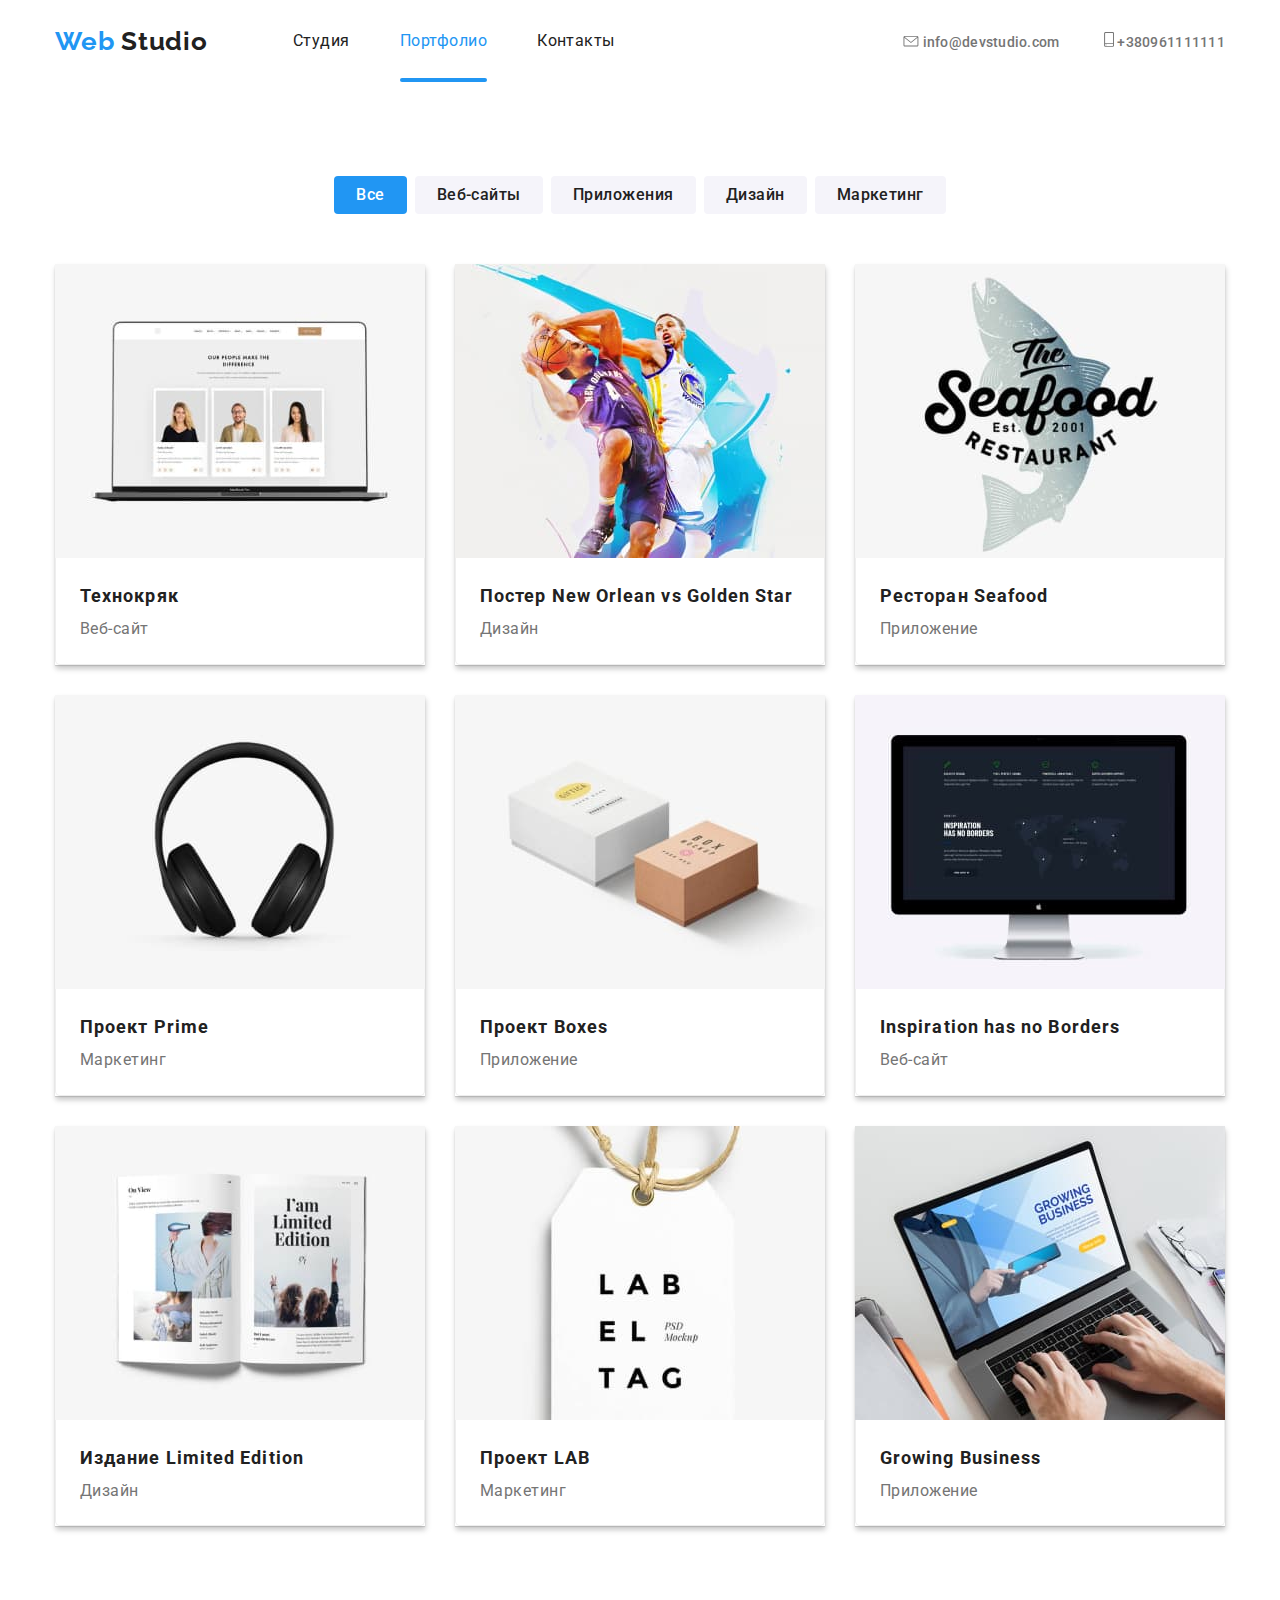
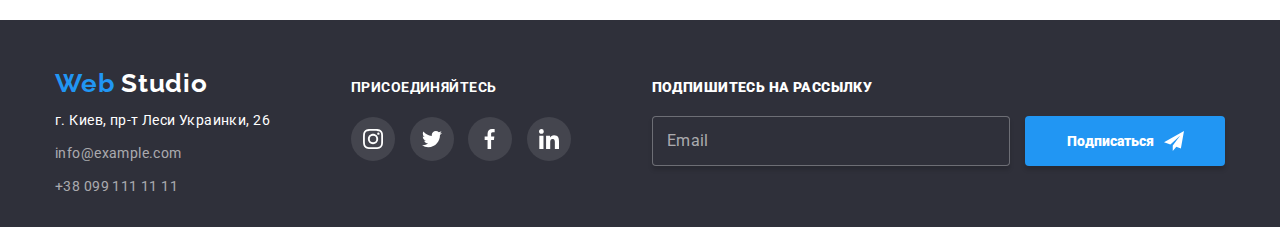
<file: portfolio.html>
<!DOCTYPE html>
<html lang="ru">
  <head>
    <meta charset="UTF-8" />
    <meta name="viewport" content="width=device-width, initial-scale=1.0" />
    <link
      href="https://fonts.googleapis.com/css2?family=Raleway:wght@700&family=Roboto:wght@400;500;700;900&display=swap"
      rel="stylesheet"/>
    <link rel="stylesheet" href="./sass/base/_normalise.scss"/>
    <link rel="stylesheet" href="./css/main.min.css"/>
    <title>Document</title>
  </head>
  <body>
    <header class="header">
      <div class="page-header container">
        <nav class="nav-container">
          <a href="" class="logo">
            Web
            <span class="studio">Studio</span>
          </a>
          <ul class="site-nav list">
            <li class="item"><a href="./index.html" class="link">Студия</a></li>
            <li class="item">
              <a href="./portfolio.html" class="link-current">Портфолио</a>
            </li>
            <li class="item"><a href="" class="link">Контакты</a></li>
          </ul>
        </nav>

        <ul class="auth-nav list">
          <li class="item">
            <a href="mailtoinfo@devstudio.com" class="mail link">
              <svg class="icon" width="16" height="11.2">
                <use href="./img/symbol-defs.svg#icon-envelope"></use>
              </svg>
              info@devstudio.com
            </a>
          </li>
        
          <li class="item">
            <a href="tel+380961111111" class="phone link">
              <svg class="icon" width="10" height="14.94">
                <use href="./img/symbol-defs.svg#icon-smartphone"></use>
              </svg>
              +380961111111
            </a>
          </li>
        </ul>
      </div>
    </header>
    <!--Основная часть страницы-->
    <main class="portfolio-main">
      <div class="container">
      <section class="portfolio-content">
        
          <ul class="selection">
            <li class="button-list">
              <button type="" class="button-all">Все</button>
            </li>
            <li class="button-list">
              <button type="" class="button">Веб-сайты</button>
            </li>
            <li class="button-list">
              <button type="" class="button">Приложения</button>
            </li>
            <li class="button-list">
              <button type="" class="button">Дизайн</button>
            </li>
            <li class="button-list">
              <button type="" class="button">Маркетинг</button>
            </li>
          </ul>

          <!--Готовые проэкты-->

          <ul class="projects">
            <li class="item">  
              <a href="" class="link project-link">     
               <div class="thumb">                 
              <div class="project-image">                        
              <img src="./img/web-site.jpg" width="370" alt="Открытая страница сайта"/> 
               </div>
               <div class="project-overlay">              
              <p class="project-text">Технокряк это современная площадка распространения коронавируса. Компании используют эту
                платформу для цифрового шпионажа и атак на защищённые сервера конкурентов</p>
              </div> 
               </div>                       
              <div class="card-content">
                <h2 class="project-title">Технокряк</h2>
                <p class="project-selection">Веб-сайт</p>
              </div>
            </a>             
            </li>

            <li class="item">
              <a href="" class="link project-link">
             <div class="thumb">
              <div class="project-image">
              <img src="./img/basketball.jpg" width="370" alt="Баскетболисты" /></div>
               <div class="project-overlay">
            <p class="project-text">Технокряк это современная площадка распространения коронавируса. Компании используют эту
              платформу для цифрового шпионажа и атак на защищённые сервера конкурентов</p>
              </div>
               </div>                
              <div class="card-content">
                <h2 class="project-title">Постер New Orlean vs Golden Star</h2>
                <p class="project-selection">Дизайн</p>
              </div>
            </a>               
            </li>

            <li class="item">
              <a href="" class="link project-link">
              <div class="thumb">
              <div class="project-image">
              <img src="./img/seafood.jpg" width="370" alt="Морепродукты" /></div>
            <div class="project-overlay">
              <p class="project-text">Технокряк это современная площадка распространения коронавируса. Компании используют эту
              платформу для цифрового шпионажа и атак на защищённые сервера конкурентов</p>
            </div>
            </div>
            
              <div class="card-content">
                <h2 class="project-title">Ресторан Seafood</h2>
                <p class="project-selection">Приложение</p>
              </div>
            </a>
            </li>

            <li class="item">
              <a href="" class="link project-link">
              <div class="thumb">
              <div class="project-image">
              <img src="./img/earbuds.jpg" width="370" alt="Наушники" /></div>
              <div class="project-overlay">
              <p class="project-text">Технокряк это современная площадка распространения коронавируса. Компании используют эту
                платформу для цифрового шпионажа и атак на защищённые сервера конкурентов</p>
              </div>
              </div>
              
              <div class="card-content">
                <h2 class="project-title">Проект Prime</h2>
                <p class="project-selection">Маркетинг</p>
              </div>
            </a>
            </li>

            <li class="item">
              <a href="" class="link project-link">
              <div class="thumb">
              <div class="project-image">
              <img src="./img/books.jpg" width="370" alt="Books" /></div>
              <div class="project-overlay">
              <p class="project-text">Технокряк это современная площадка распространения коронавируса. Компании используют эту
                платформу для цифрового шпионажа и атак на защищённые сервера конкурентов</p>
              </div>
            </div>
           
              <div class="card-content">
                <h2 class="project-title">Проект Boxes</h2>
                <p class="project-selection">Приложение</p>
              </div>
             </a>
            </li>

            <li class="item">
              <a href="" class="link project-link">
              <div class="thumb">
              <div class="project-image">
              <img src="./img/monitor.jpg" width="370" alt="Экран монитора" /></div>
              <div class="project-overlay"> 
              <p class="project-text">Технокряк это современная площадка распространения коронавируса. Компании используют эту
                платформу для цифрового шпионажа и атак на защищённые сервера конкурентов</p>
            </div>
            </div>
            
              <div class="card-content">
                <h2 class="project-title">Inspiration has no Borders</h2>
                <p class="project-selection">Веб-сайт</p>
              </div>
            </a>
            </li>

            <li class="item">
              <a href="" class="link project-link">
              <div class="thumb">
              <div class="project-image">
              <img src="./img/magazin.jpg" width="370" alt="Журнал" /></div>
               <div class="project-overlay">
              <p class="project-text">Технокряк это современная площадка распространения коронавируса. Компании используют эту
                платформу для цифрового шпионажа и атак на защищённые сервера конкурентов</p>
                </div>
            </div>
           
              <div class="card-content">
                <h2 class="project-title">Издание Limited Edition</h2>
                <p class="project-selection">Дизайн</p>
              </div>
             </a>
            </li>

            <li class="item">
              <a href="" class="link project-link">
              <div class="thumb">
              <div class="project-image">                
              <img src="./img/label.jpg" width="370" alt="Этикетка" /></div>
              <div class="project-overlay">
              <p class="project-text">Технокряк это современная площадка распространения коронавируса. Компании используют эту платформу для цифрового
              шпионажа и атак на защищённые сервера конкурентов</p>
              </div>
              </div>
              
              <div class="card-content">
                <h2 class="project-title">Проект LAB</h2>
                <p class="project-selection">Маркетинг</p>
              </div>
            </a>
            </li>

            <li class="item">
              <a href="" class="link project-link">
              <div class="thumb">
              <div class="project-image">
              <img src="./img/laptop.jpg" width="370" alt="Ноутбук" /></div>
              <div class="project-overlay">
              <p class="project-text">Технокряк это современная площадка распространения коронавируса. Компании используют эту
                платформу для цифрового шпионажа и атак на защищённые сервера конкурентов</p>
              </div>
              </div>
              
              <div class="card-content">
                <h2 class="project-title">Growing Business</h2>
                <p class="project-selection">Приложение</p>
              </div>
            </a>
            </li>
          </ul>
        </div>
      </section>
    </main>

    <!--Футер-->
      <footer class="page-footer">
        <div class="container">
          <div class="location">
            <div class="address-container">
              <address class="address">
                <a href="" class="logo">
                  Web
                  <span class="footer-studio">Studio</span>
                </a>
      
                <a href="" class="link">
                  <span class="direction link">г. Киев, пр-т Леси Украинки, 26</span>
                </a>
      
                <a href="mailtoinfo@example.com" class="letter link">
                  info@example.com
                </a>
                <a href="tel+38 099 111 11 11" class="number link">+38 099 111 11 11</a>
              </address>
            </div>
      
            <div class="join-container">
              <b class="sign">Присоединяйтесь</b>
              <ul class="footer-links list">
                <li class="item">
                  <a href="" class="link" aria-label="Ссылка на Instagram">
                    <svg class="icon" width="20" height="20">
                      <use href=./img/symbol-defs.svg#icon-instagram></use>
                    </svg>
                  </a>
                </li>
                <li class="item">
                  <a href="" class="link" aria-label="Ссылка на Twitter">
                    <svg class="icon" width="20" height="20">
                      <use href=./img/symbol-defs.svg#icon-twitter></use>
                    </svg>
                  </a>
                </li>
                <li class="item">
                  <a href="" class="link" aria-label="Ссылка на Facebook">
                    <svg class="icon" width="20" height="20">
                      <use href=./img/symbol-defs.svg#icon-facebook></use>
                    </svg>
                  </a>
                </li>
                <li class="item">
                  <a href="" class="link" aria-label="Ссылка на LinkedIn">
                    <svg class="icon" width="20" height="20">
                      <use href=./img/symbol-defs.svg#icon-linkedin></use>
                    </svg>
                  </a>
                </li>
              </ul>
            </div>
      
          <div class="mailing-container">
            <b class="mailing">Подпишитесь на рассылку</b>
            <div class="subscribe">
              <input type="email" class="email" placeholder="Email">
            <button type="" class="sign-button">Подписаться
              <svg class="icon-send" width="20" height="20">
                <use href="./img/symbol-defs.svg#icon-send">
                </use>
              </svg>
              <svg class="icon-mail" width=20 height=20>
                <use href="./img/symbol-defs.svg#icon-envelope"></use>
              </svg>
              </button>
            </div>
            </div>
          </div>
          </div>
      </footer>
  </body>
</html>
</file>
<file: css/main.min.css>
/*! modern-normalize v0.6.0 | MIT License | https://github.com/sindresorhus/modern-normalize */*,*::before,*::after{-webkit-box-sizing:border-box;box-sizing:border-box}:root{-moz-tab-size:4;-o-tab-size:4;tab-size:4}html{line-height:1.15;-webkit-text-size-adjust:100%}body{margin:0}body{font-family:system-ui,-apple-system,"Segoe UI",Roboto,Helvetica,Arial,sans-serif,"Apple Color Emoji","Segoe UI Emoji"}hr{height:0}abbr[title]{-webkit-text-decoration:underline dotted;text-decoration:underline dotted}b,strong{font-weight:bolder}code,kbd,samp,pre{font-family:SFMono-Regular, Consolas, "Liberation Mono", Menlo, monospace;font-size:1em}small{font-size:80%}sub,sup{font-size:75%;line-height:0;position:relative;vertical-align:baseline}sub{bottom:-0.25em}sup{top:-0.5em}button,input,optgroup,select,textarea{font-family:inherit;font-size:100%;line-height:1.15;margin:0}button,select{text-transform:none}button,[type="button"],[type="reset"],[type="submit"]{-webkit-appearance:button}button::-moz-focus-inner,[type="button"]::-moz-focus-inner,[type="reset"]::-moz-focus-inner,[type="submit"]::-moz-focus-inner{border-style:none;padding:0}button:-moz-focusring,[type="button"]:-moz-focusring,[type="reset"]:-moz-focusring,[type="submit"]:-moz-focusring{outline:1px dotted ButtonText}fieldset{padding:0.35em 0.75em 0.625em}legend{padding:0}progress{vertical-align:baseline}[type="number"]::-webkit-inner-spin-button,[type="number"]::-webkit-outer-spin-button{height:auto}[type="search"]{-webkit-appearance:textfield;outline-offset:-2px}[type="search"]::-webkit-search-decoration{-webkit-appearance:none}::-webkit-file-upload-button{-webkit-appearance:button;font:inherit}summary{display:list-item}.auth-nav a,.projects .link{text-decoration:none}html{-webkit-box-sizing:border-box;box-sizing:border-box}*,*::before,*::after{-webkit-box-sizing:inherit;box-sizing:inherit}img{display:block;max-width:100%;height:auto}body{margin-right:auto;margin-left:auto;background-color:#fff;font-family:Roboto, sans-serif;letter-spacing:0.03em}.container{margin-left:auto;margin-right:auto;width:1200px;padding-left:15px;padding-right:15px}ul{list-style:none}.list{padding:0;margin:0;list-style:none}.link{text-decoration:none}.section{padding-top:94px;padding-bottom:94px}.logo{color:#2196f3;font-family:Raleway, sans-serif;font-style:normal;font-weight:bold;font-size:26px;line-height:1.19;letter-spacing:0.03em;text-decoration:none}.studio{color:#212121}.page-footer .logo{display:block;margin-left:auto;margin-right:auto;margin-bottom:10px}.footer-studio{color:#fff}.page-header{margin-right:auto;margin-left:auto;width:1200px;display:-webkit-box;display:-ms-flexbox;display:flex;-webkit-box-align:center;-ms-flex-align:center;align-items:center;-webkit-box-pack:justify;-ms-flex-pack:justify;justify-content:space-between}.nav-container{display:-webkit-box;display:-ms-flexbox;display:flex}.site-nav{display:-webkit-box;display:-ms-flexbox;display:flex;margin-left:85px;-ms-flex-item-align:center;align-self:center}.site-nav .item:not(:last-child){margin-right:50px}.site-nav .link{padding-top:32px;padding-bottom:32px;color:#212121;-webkit-transition:250ms cubic-bezier(0.4, 0, 0.2, 1);transition:250ms cubic-bezier(0.4, 0, 0.2, 1)}.link-current{position:relative;padding-top:32px;padding-bottom:32px;text-decoration:none;color:#2196f3}.link-current::after{content:'';position:absolute;bottom:0;left:0;display:block;height:4px;width:100%;background-color:#2196f3;border-radius:2px}.site-nav .link:hover,.site-nav .link:focus{display:flexbox;color:#2196f3}.auth-nav .link{display:block;padding-top:32px;padding-bottom:32px;margin-left:10px;font-style:normal;font-weight:500;font-size:14px;line-height:1.14;letter-spacing:0.02em;padding-top:32px;padding-bottom:32px;-webkit-transition:250ms cubic-bezier(0.4, 0, 0.2, 1);transition:250ms cubic-bezier(0.4, 0, 0.2, 1)}.auth-nav .item{display:-webkit-inline-box;display:-ms-inline-flexbox;display:inline-flex;-webkit-box-align:center;-ms-flex-align:center;align-items:center;-webkit-box-pack:center;-ms-flex-pack:center;justify-content:center;--color1: #757575}.auth-nav .item .link:hover,.auth-nav .item .link:focus{color:#2196f3;--color1: #2196f3}.auth-nav .item:not(:last-child){margin-right:30px}.auth-nav a{color:#757575}.title{color:#212121;font-weight:bold;line-height:1.14;font-size:14px;text-transform:uppercase;letter-spacing:0.03em}.hero{margin:0;padding:0;text-align:center;max-width:1600px;height:600px;background-color:coral;background-image:-webkit-gradient(linear, left top, right top, from(rgba(47,48,58,0.8)), to(rgba(47,48,58,0.8))),url("../img/hero.jpg");background-image:linear-gradient(to right, rgba(47,48,58,0.8), rgba(47,48,58,0.8)),url("../img/hero.jpg")}.main-title{margin-top:0;margin-bottom:30px;padding-top:200px;color:#fff;font-weight:900;font-size:44px;line-height:1.36;text-align:center;letter-spacing:0.06em;text-transform:uppercase}.button{font-family:inherit;color:#fff;text-align:center;background-color:#2196f3;font-style:normal;font-weight:bold;font-size:16px;line-height:1.87;letter-spacing:0.06em;border:none;-webkit-transition:250ms cubic-bezier(0.4, 0, 0.2, 1);transition:250ms cubic-bezier(0.4, 0, 0.2, 1)}.button:hover,.button:focus{color:var(--primary-text-color);cursor:pointer}.hero .button{display:inline-block;padding:10px 32px;border-radius:4px;min-width:136px;-webkit-box-shadow:0px 4px 4px rgba(0,0,0,0.15);box-shadow:0px 4px 4px rgba(0,0,0,0.15)}.features-list{display:-webkit-box;display:-ms-flexbox;display:flex;-ms-flex-wrap:wrap;flex-wrap:wrap}.features-list .title{margin-top:30px;margin-bottom:10px}.features-list .item{width:270px}.features-list .item:not(:last-child){margin-right:30px}.background{display:-webkit-box;display:-ms-flexbox;display:flex;-webkit-box-align:center;-ms-flex-align:center;align-items:center;-webkit-box-pack:center;-ms-flex-pack:center;justify-content:center;width:270px;height:120px;background-color:#f5f4fa;border-radius:4px}.features-text{margin-top:0;margin-bottom:0;color:#757575;font-style:normal;font-weight:400;font-size:14px;line-height:1.7;letter-spacing:0.03em}.works{padding-top:0}.works-list{display:-webkit-box;display:-ms-flexbox;display:flex}.works-list .item{position:relative;width:370px}.works-list .item.item:not(:last-child){margin-right:30px}.container .works-title{margin-top:0;margin-bottom:50px}.works-title{font-style:normal;font-weight:bold;font-size:36px;line-height:1.16;text-align:center;letter-spacing:0.03em;text-align:center}.action-title{position:absolute;width:100%;bottom:0;right:0;margin-top:0;margin-bottom:0;padding-top:27px;padding-bottom:27px;border-radius:0px 0px 4px 4px;color:#fff;background-color:rgba(47,48,58,0.8);font-size:14px;line-height:1.14;text-align:center;letter-spacing:0.03em;text-transform:uppercase}.team{background-color:#f5f4fa}.team-list{display:-webkit-box;display:-ms-flexbox;display:flex}.team-list .item{width:270px;padding-bottom:24px;background:#ffffff;-webkit-box-shadow:0px 2px 1px rgba(0,0,0,0.2),0px 1px 1px rgba(0,0,0,0.14),0px 1px 3px rgba(0,0,0,0.12);box-shadow:0px 2px 1px rgba(0,0,0,0.2),0px 1px 1px rgba(0,0,0,0.14),0px 1px 3px rgba(0,0,0,0.12);border-radius:4px;-webkit-transform:scale(1);transform:scale(1)}.team-list .item:hover{-webkit-transform:scale(1.15);transform:scale(1.15)}.team-list .item.item:not(:last-child){margin-right:30px}.team-title{margin-top:0;margin-bottom:50px;font-style:normal;font-weight:bold;font-size:36px;line-height:1.16;text-align:center;letter-spacing:0.03em}.team-photo{margin-bottom:30px}.name-title{margin-top:0;margin-bottom:10px;text-align:center;font-style:normal;font-size:16px;font-weight:500;line-height:1.18;letter-spacing:0.03em}.team-text{margin-top:0;margin-bottom:16px;text-align:center;color:#757575;font-style:normal;font-weight:normal;font-size:16px;line-height:1.18}.social-links{display:-webkit-box;display:-ms-flexbox;display:flex;padding:0;-webkit-box-align:center;-ms-flex-align:center;align-items:center;-webkit-box-pack:space-evenly;-ms-flex-pack:space-evenly;justify-content:space-evenly}.social-links .link{display:-webkit-box;display:-ms-flexbox;display:flex;-webkit-box-align:center;-ms-flex-align:center;align-items:center;-webkit-box-pack:center;-ms-flex-pack:center;justify-content:center;width:44px;height:44px;border-radius:50%;--color2: #afb1b8;-webkit-transition:250ms cubic-bezier(0.4, 0, 0.2, 1);transition:250ms cubic-bezier(0.4, 0, 0.2, 1)}.team-links .link:hover,.team-links .link:focus{background-color:#2196f3;--color2: #ffffff}.clients-title{margin-top:0;margin-bottom:50px;font-style:normal;font-weight:bold;font-size:36px;line-height:1.16;letter-spacing:0.03em;text-align:center}.clients-list{display:-webkit-box;display:-ms-flexbox;display:flex;margin:0}.clients-list .item{display:-webkit-box;display:-ms-flexbox;display:flex;-webkit-box-align:center;-ms-flex-align:center;align-items:center;-webkit-box-pack:center;-ms-flex-pack:center;justify-content:center;border:1px solid #afb1b8;-webkit-box-sizing:border-box;box-sizing:border-box;height:90px;border-radius:4px;width:170px;--color2: #afb1b8;-webkit-transition:250ms cubic-bezier(0.4, 0, 0.2, 1);transition:250ms cubic-bezier(0.4, 0, 0.2, 1)}.clients-list .item:not(:last-child){margin-right:30px}.clients-list .item:hover,.clients-list .item:focus{border-color:#2196f3;--color2: #2196f3}.backdrop{position:fixed;top:0;left:0;width:100%;height:100%;background-color:rgba(0,0,0,0.2);opacity:1;-webkit-transition:250ms cubic-bezier(0.4, 0, 0.2, 1);transition:250ms cubic-bezier(0.4, 0, 0.2, 1)}.backdrop.is-hidden{opacity:0;pointer-events:none}.backdrop.is-hidden .modal{-webkit-transform:translate(-50%, -50%) scale(1.2);transform:translate(-50%, -50%) scale(1.2);-webkit-transition:-webkit-transform 250ms cubic-bezier(0.4, 0, 0.2, 1);transition:-webkit-transform 250ms cubic-bezier(0.4, 0, 0.2, 1);transition:transform 250ms cubic-bezier(0.4, 0, 0.2, 1);transition:transform 250ms cubic-bezier(0.4, 0, 0.2, 1), -webkit-transform 250ms cubic-bezier(0.4, 0, 0.2, 1)}.modal{position:absolute;top:50%;left:50%;-webkit-transform:translate(-50%, -50%);transform:translate(-50%, -50%);min-width:528px;min-height:581px;padding:40px;background-color:#fff;-webkit-box-shadow:0px 2px 1px rgba(0,0,0,0.2),0px 1px 1px rgba(0,0,0,0.14),0px 1px 3px rgba(0,0,0,0.12);box-shadow:0px 2px 1px rgba(0,0,0,0.2),0px 1px 1px rgba(0,0,0,0.14),0px 1px 3px rgba(0,0,0,0.12);border-radius:4px;-webkit-transform:translate(-50%, -50%) scale(1);transform:translate(-50%, -50%) scale(1);-webkit-transition:-webkit-transform 250ms cubic-bezier(0.4, 0, 0.2, 1);transition:-webkit-transform 250ms cubic-bezier(0.4, 0, 0.2, 1);transition:transform 250ms cubic-bezier(0.4, 0, 0.2, 1);transition:transform 250ms cubic-bezier(0.4, 0, 0.2, 1), -webkit-transform 250ms cubic-bezier(0.4, 0, 0.2, 1)}.modal .close-button{position:absolute;display:-webkit-box;display:-ms-flexbox;display:flex;-webkit-box-align:center;-ms-flex-align:center;align-items:center;-webkit-box-pack:center;-ms-flex-pack:center;justify-content:center;top:8px;right:8px;width:30px;height:30px;fill:#212121;background-color:#fff;border-radius:50%;-webkit-box-shadow:0px 2px 1px rgba(0,0,0,0.2),0px 1px 1px rgba(0,0,0,0.14),0px 1px 3px rgba(0,0,0,0.12);box-shadow:0px 2px 1px rgba(0,0,0,0.2),0px 1px 1px rgba(0,0,0,0.14),0px 1px 3px rgba(0,0,0,0.12);background-size:contain;border:none}.close-button:hover,.close-button:focus{fill:#2196f3}.form-field input{width:100%;height:40px;padding-left:42px;border:1px solid rgba(33,33,33,0.2);border-radius:4px}.form-field{position:relative;margin-bottom:28px}.form-label{position:absolute;top:50%;left:42px;font-size:14px;letter-spacing:0.01em;color:#757575;-webkit-transform:translate(0, -50%);transform:translate(0, -50%);-webkit-transition:250ms linear;transition:250ms linear}.form-input:focus{outline-color:#2196f3}.form-input:focus+.form-label,.form-input:not(:placeholder-shown)+.form-label{-webkit-transform:translate(-23px, -45px);transform:translate(-23px, -45px);color:#2196f3}.form-comment{position:relative;width:100%;padding:12px;resize:none;border:1px solid rgba(33,33,33,0.2);border-radius:4px}.comment{position:absolute;top:10%;left:16px;font-size:14px;line-height:0.86;letter-spacing:0.01em;color:#757575}.form-comment:focus+.comment,.form-comment:not(:placeholder-shown)+.comment{-webkit-transform:translateY(-35px);transform:translateY(-35px);color:#2196f3}.form-comment:focus{outline-color:#2196f3}.checkbox{position:absolute;width:1px;height:1px;margin:-1px;border:0;padding:0;clip:rect(0 0 0 0);overflow:hidden}.checkbox-icon{display:inline-block;margin-right:8px;width:15px;height:15px;border:2px solid #212121;border-radius:2px}.checkbox:checked+.checkbox-icon{background-color:#2196f3;border-color:#2196f3;background-image:url("../img/check.svg");background-size:contain;background-origin:border-box}.form-field .check-label{font-size:14px;line-height:1.71;letter-spacing:0.03em;color:#757575}.check-link{color:#2196f3}.submit-button{display:block;margin:auto;width:200px;height:50px;font-weight:bold;font-size:16px;line-height:1.87;text-align:center;color:#fff;background-color:#2196f3;-webkit-box-shadow:0px 4px 4px rgba(0,0,0,0.15);box-shadow:0px 4px 4px rgba(0,0,0,0.15);border-radius:4px;border:none;-webkit-transition:250ms cubic-bezier(0.4, 0, 0.2, 1);transition:250ms cubic-bezier(0.4, 0, 0.2, 1)}.submit-button:hover,.submit-button:focus{color:#212121;cursor:pointer}.form-text{margin-top:0;margin-bottom:30px;font-family:Roboto;font-style:normal;font-weight:bold;font-size:20px;line-height:0.86;text-align:center;letter-spacing:0.03em}.form-field .icon{position:absolute;top:50%;left:19px;-webkit-transform:translateY(-50%);transform:translateY(-50%);fill:currentColor}.form-field:focus-within .icon{fill:#2196f3}.page-footer{background-color:#2f303a;font-family:Roboto, sans-serif}.page-footer .logo{display:block;margin-left:auto;margin-right:auto;margin-bottom:10px}.location{display:-webkit-box;display:-ms-flexbox;display:flex;-webkit-box-pack:justify;-ms-flex-pack:justify;justify-content:space-between;-webkit-box-align:baseline;-ms-flex-align:baseline;align-items:baseline;padding-top:48px}.address{padding-bottom:28px;color:#fff;font-style:inherit;font-style:normal;font-weight:normal;font-size:14px;line-height:1.71;letter-spacing:0.03em}.address .link{display:block;color:rgba(255,255,255,0.6);font-style:normal;font-weight:normal;font-size:14px;line-height:1.71;letter-spacing:0.03em;-webkit-transition:250ms cubic-bezier(0.4, 0, 0.2, 1);transition:250ms cubic-bezier(0.4, 0, 0.2, 1)}.address .link:not(:last-child){margin-bottom:9px}.address .direction{color:#fff}.sign{display:block;margin:0;margin-bottom:21px;color:#fff;font-style:normal;font-weight:bold;font-size:14px;line-height:1.14;letter-spacing:0.03em;text-transform:uppercase}.footer-links .item{display:inline-block}.footer-links .item:not(:last-child){margin-right:10px}.footer-links .link{display:-webkit-box;display:-ms-flexbox;display:flex;-webkit-box-align:center;-ms-flex-align:center;align-items:center;-webkit-box-pack:center;-ms-flex-pack:center;justify-content:center;width:44px;height:44px;border-radius:50%;background:rgba(255,255,255,0.1);--color2: #ffffff;-webkit-transition:250ms cubic-bezier(0.4, 0, 0.2, 1);transition:250ms cubic-bezier(0.4, 0, 0.2, 1)}.footer-links .link:hover,.footer-links .link:focus{background-color:#2196f3}.mailing-container{display:inline-block;margin:0;color:#fff;font-style:normal;font-weight:bold;font-size:14px;line-height:1.14;letter-spacing:0.03em;text-transform:uppercase}.sign-button{display:-webkit-inline-box;display:-ms-inline-flexbox;display:inline-flex;-webkit-box-align:center;-ms-flex-align:center;align-items:center;-webkit-box-pack:center;-ms-flex-pack:center;justify-content:center;border:none;width:200px;height:50px;padding-top:10px;padding-bottom:10px;font-weight:900;color:#fff;background-color:#2196f3;-webkit-box-shadow:0px 4px 4px rgba(0,0,0,0.15);box-shadow:0px 4px 4px rgba(0,0,0,0.15);border-radius:4px;--color3: #ffffff;position:relative;-webkit-transition:background-color 250ms cubic-bezier(0.4, 0, 0.2, 1),-webkit-transform 250ms cubic-bezier(0.4, 0, 0.2, 1);transition:background-color 250ms cubic-bezier(0.4, 0, 0.2, 1),-webkit-transform 250ms cubic-bezier(0.4, 0, 0.2, 1);transition:background-color 250ms cubic-bezier(0.4, 0, 0.2, 1),transform 250ms cubic-bezier(0.4, 0, 0.2, 1);transition:background-color 250ms cubic-bezier(0.4, 0, 0.2, 1),transform 250ms cubic-bezier(0.4, 0, 0.2, 1),-webkit-transform 250ms cubic-bezier(0.4, 0, 0.2, 1);overflow:hidden}.sign-button .icon-send{margin-left:10px;-webkit-transition:-webkit-transform 250ms cubic-bezier(0.4, 0, 0.2, 1);transition:-webkit-transform 250ms cubic-bezier(0.4, 0, 0.2, 1);transition:transform 250ms cubic-bezier(0.4, 0, 0.2, 1);transition:transform 250ms cubic-bezier(0.4, 0, 0.2, 1), -webkit-transform 250ms cubic-bezier(0.4, 0, 0.2, 1)}.sign-button:hover .icon-send{-webkit-transform:translateY(-38px);transform:translateY(-38px)}.sign-button .icon-mail{position:absolute;content:'';display:inline-block;top:50%;right:40px;-webkit-transform:translateY(calc(-50% + 40px));transform:translateY(calc(-50% + 40px));-webkit-transition:-webkit-transform 250ms cubic-bezier(0.4, 0, 0.2, 1);transition:-webkit-transform 250ms cubic-bezier(0.4, 0, 0.2, 1);transition:transform 250ms cubic-bezier(0.4, 0, 0.2, 1);transition:transform 250ms cubic-bezier(0.4, 0, 0.2, 1), -webkit-transform 250ms cubic-bezier(0.4, 0, 0.2, 1);--color1: #757575}.sign-button:hover .icon-mail{-webkit-transform:translateY(-50%);transform:translateY(-50%);--color1: #212121}.sign-button:hover,.sign-button:focus{color:#212121;--color3: #212121}.email{width:358px;height:50px;margin-top:20px;margin-right:12px;border:1px solid rgba(255,255,255,0.3);-webkit-box-sizing:border-box;box-sizing:border-box;-webkit-box-shadow:0px 4px 4px rgba(0,0,0,0.15);box-shadow:0px 4px 4px rgba(0,0,0,0.15);border-radius:4px;background-color:#2f303a;color:#fff}.email::-webkit-input-placeholder{padding:18px 12px;font-family:Roboto;font-style:normal;font-weight:normal;font-size:16px;line-height:1.87;letter-spacing:0.03em;color:rgba(255,255,255,0.6)}.email:-ms-input-placeholder{padding:18px 12px;font-family:Roboto;font-style:normal;font-weight:normal;font-size:16px;line-height:1.87;letter-spacing:0.03em;color:rgba(255,255,255,0.6)}.email::-ms-input-placeholder{padding:18px 12px;font-family:Roboto;font-style:normal;font-weight:normal;font-size:16px;line-height:1.87;letter-spacing:0.03em;color:rgba(255,255,255,0.6)}.email::placeholder{padding:18px 12px;font-family:Roboto;font-style:normal;font-weight:normal;font-size:16px;line-height:1.87;letter-spacing:0.03em;color:rgba(255,255,255,0.6)}.link:hover{color:#2196f3}.portfolio-content{padding-top:93px}.selection{display:-webkit-box;display:-ms-flexbox;display:flex;-webkit-box-align:center;-ms-flex-align:center;align-items:center;-webkit-box-pack:center;-ms-flex-pack:center;justify-content:center;margin:0;padding-left:0;margin-bottom:50px}.selection .button{padding:6px 22px;font-family:Roboto, sans-serif;font-style:normal;font-weight:500;font-size:16px;line-height:1.62;text-align:center;letter-spacing:0.03em;color:#212121;background-color:#f5f4fa;border-radius:4px;border:none;-webkit-transition:250ms cubic-bezier(0.4, 0, 0.2, 1);transition:250ms cubic-bezier(0.4, 0, 0.2, 1)}.selection .button-list:not(:last-child){margin-right:8px}.selection .button:hover,.selection .button:focus{color:#fff;background-color:#2196f3}.selection .button-all{padding:6px 22px;color:#fff;background-color:#2196f3;font-family:Roboto, sans-serif;font-style:normal;font-weight:500;font-size:16px;line-height:1.62;text-align:center;letter-spacing:0.03em;border-radius:4px;border:none}.projects{display:-webkit-box;display:-ms-flexbox;display:flex;-ms-flex-wrap:wrap;flex-wrap:wrap;margin:0;padding-left:0;padding-bottom:94px}.projects .item{width:calc((100% - 60px) / 3);margin-right:30px;margin-bottom:30px;-webkit-box-shadow:1px 4px 6px rgba(0,0,0,0.16),0px 4px 4px rgba(0,0,0,0.06),0px 1px 1px rgba(0,0,0,0.12);box-shadow:1px 4px 6px rgba(0,0,0,0.16),0px 4px 4px rgba(0,0,0,0.06),0px 1px 1px rgba(0,0,0,0.12)}.projects .item:nth-child(3n){margin-right:0}.projects .item:nth-child(n+7){margin-bottom:0}.projects .link{color:#212121}.thumb{position:relative;overflow:hidden}.project-overlay{position:absolute;top:0;left:0;width:100%;height:100%;background-color:rgba(33,150,243,0.9);-webkit-box-shadow:1px 4px 6px rgba(0,0,0,0.16),0px 4px 4px rgba(0,0,0,0.06),0px 1px 1px rgba(0,0,0,0.12);box-shadow:1px 4px 6px rgba(0,0,0,0.16),0px 4px 4px rgba(0,0,0,0.06),0px 1px 1px rgba(0,0,0,0.12);opacity:0;-webkit-transform:translateY(100%);transform:translateY(100%);-webkit-transition:opacity 250ms cubic-bezier(0.4, 0, 0.2, 1),-webkit-transform 250ms cubic-bezier(0.4, 0, 0.2, 1);transition:opacity 250ms cubic-bezier(0.4, 0, 0.2, 1),-webkit-transform 250ms cubic-bezier(0.4, 0, 0.2, 1);transition:transform 250ms cubic-bezier(0.4, 0, 0.2, 1),opacity 250ms cubic-bezier(0.4, 0, 0.2, 1);transition:transform 250ms cubic-bezier(0.4, 0, 0.2, 1),opacity 250ms cubic-bezier(0.4, 0, 0.2, 1),-webkit-transform 250ms cubic-bezier(0.4, 0, 0.2, 1)}.project-link:hover .project-overlay,.project-link:focus .project-overlay{-webkit-transform:translateY(0);transform:translateY(0);opacity:1}.project-text{position:absolute;top:0;left:0;margin:0;-webkit-box-pack:center;-ms-flex-pack:center;justify-content:center;padding:63px 24px;font-family:Roboto;font-style:normal;font-weight:normal;font-size:18px;line-height:1.5;letter-spacing:0.03em;color:#fff;-webkit-transition:-webkit-transform 250ms cubic-bezier(0.4, 0, 0.2, 1);transition:-webkit-transform 250ms cubic-bezier(0.4, 0, 0.2, 1);transition:transform 250ms cubic-bezier(0.4, 0, 0.2, 1);transition:transform 250ms cubic-bezier(0.4, 0, 0.2, 1), -webkit-transform 250ms cubic-bezier(0.4, 0, 0.2, 1)}.card-content{padding:20px 24px;border-bottom:1px solid #eeeeee;border-right:1px solid #eeeeee;border-left:1px solid #eeeeee;border-bottom-left-radius:5px;border-bottom-right-radius:5px;background:#fff}.project-title{margin-bottom:4px;margin:0;font-style:normal;font-weight:bold;font-size:18px;line-height:2;letter-spacing:0.06em}.project-selection{margin:0;padding:0;color:#757575;font-weight:400;font-size:16px;line-height:1.87;letter-spacing:0.03em}
/*# sourceMappingURL=main.min.css.map */
</file>
